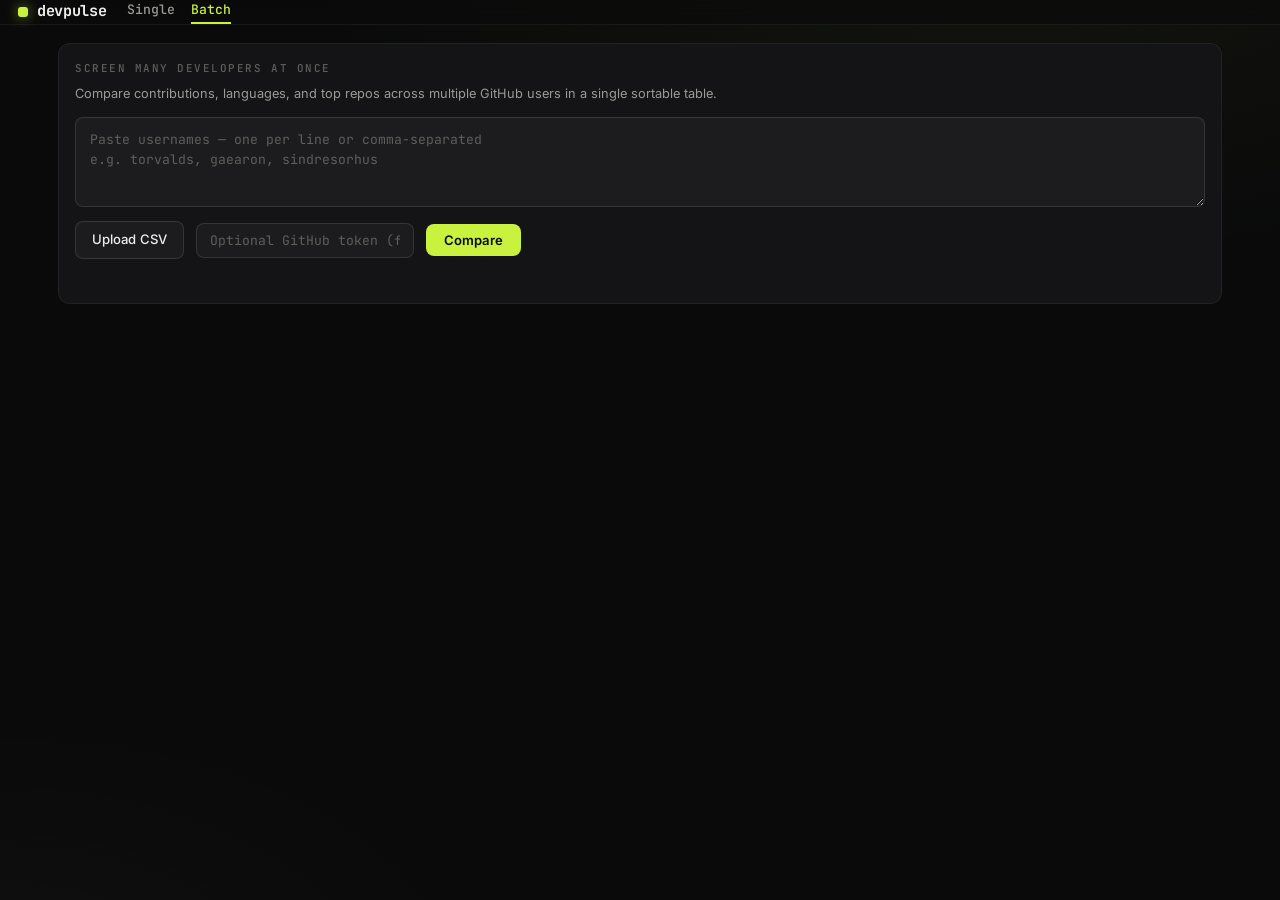
<file: batch.html>
<!DOCTYPE html>
<html lang="en">
<head>
    <meta charset="UTF-8">
    <meta name="viewport" content="width=device-width, initial-scale=1.0">
    <title>DevPulse — batch compare</title>
    <link rel="preconnect" href="https://fonts.googleapis.com">
    <link rel="preconnect" href="https://fonts.gstatic.com" crossorigin>
    <link href="https://fonts.googleapis.com/css2?family=Inter:wght@400;500;600;700&family=JetBrains+Mono:wght@400;500;700&display=swap" rel="stylesheet">
    <link rel="stylesheet" href="style.css">
    <link rel="stylesheet" href="batch.css">
</head>
<body>
<div class="app">

    <header class="topbar">
        <div class="brand">
            <span class="brand-mark"></span>
            <span class="brand-name">devpulse</span>
        </div>
        <nav class="topnav">
            <a href="index.html">Single</a>
            <a href="batch.html" class="is-active">Batch</a>
        </nav>
    </header>

    <main class="batch-main">
        <div class="batch-input panel">
            <div class="panel-h">
                <h1 class="panel-title">Screen many developers at once</h1>
            </div>
            <p class="batch-subtext">Compare contributions, languages, and top repos across multiple GitHub users in a single sortable table.</p>
            <textarea id="usernamesInput" placeholder="Paste usernames — one per line or comma-separated&#10;e.g. torvalds, gaearon, sindresorhus"></textarea>
            <div class="batch-controls">
                <label class="file-label">
                    <input type="file" id="csvInput" accept=".csv,.txt">
                    Upload CSV
                </label>
                <input type="password" id="tokenInput" placeholder="Optional GitHub token (for large batches)">
                <button id="runBatch" class="run-btn">Compare</button>
            </div>
            <div id="progress" class="cmp-progress"></div>
        </div>

        <div id="batchResults"></div>
    </main>

</div>
<script src="batch.js"></script>
</body>
</html>
</file>
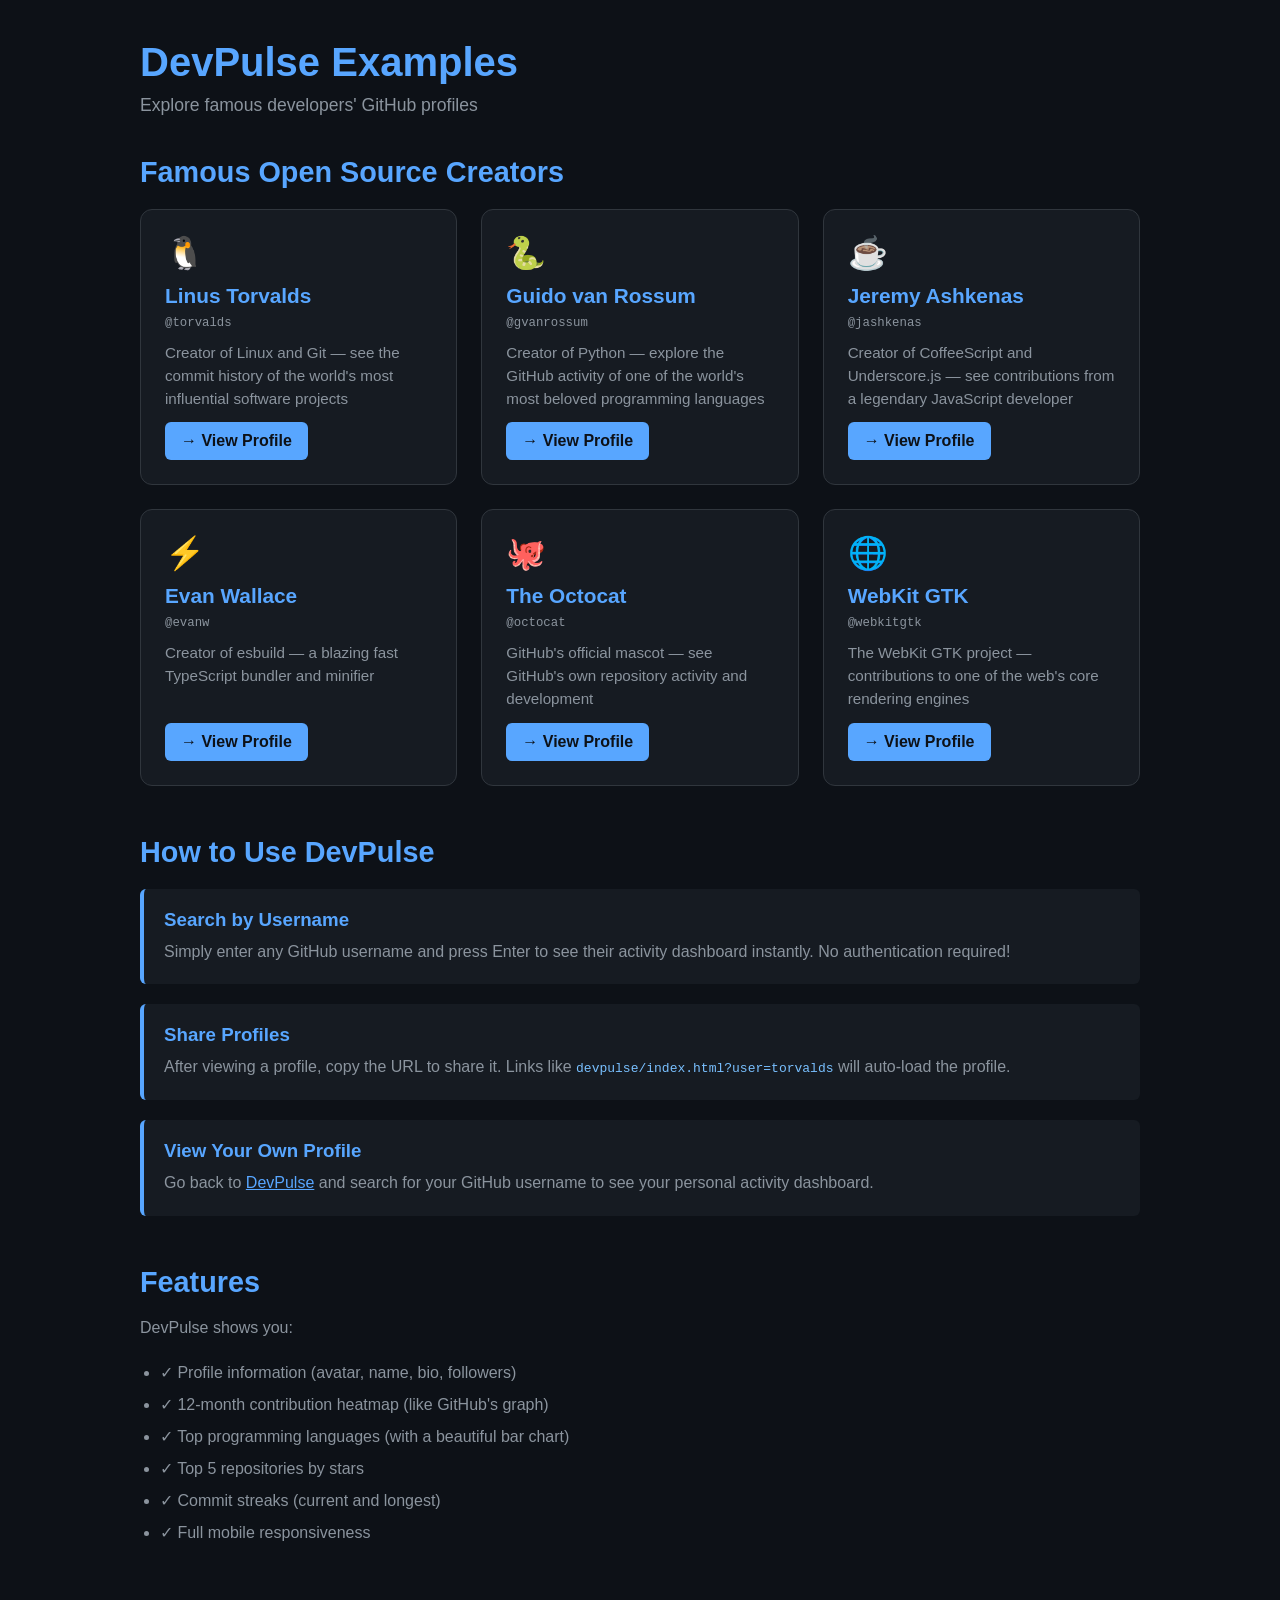
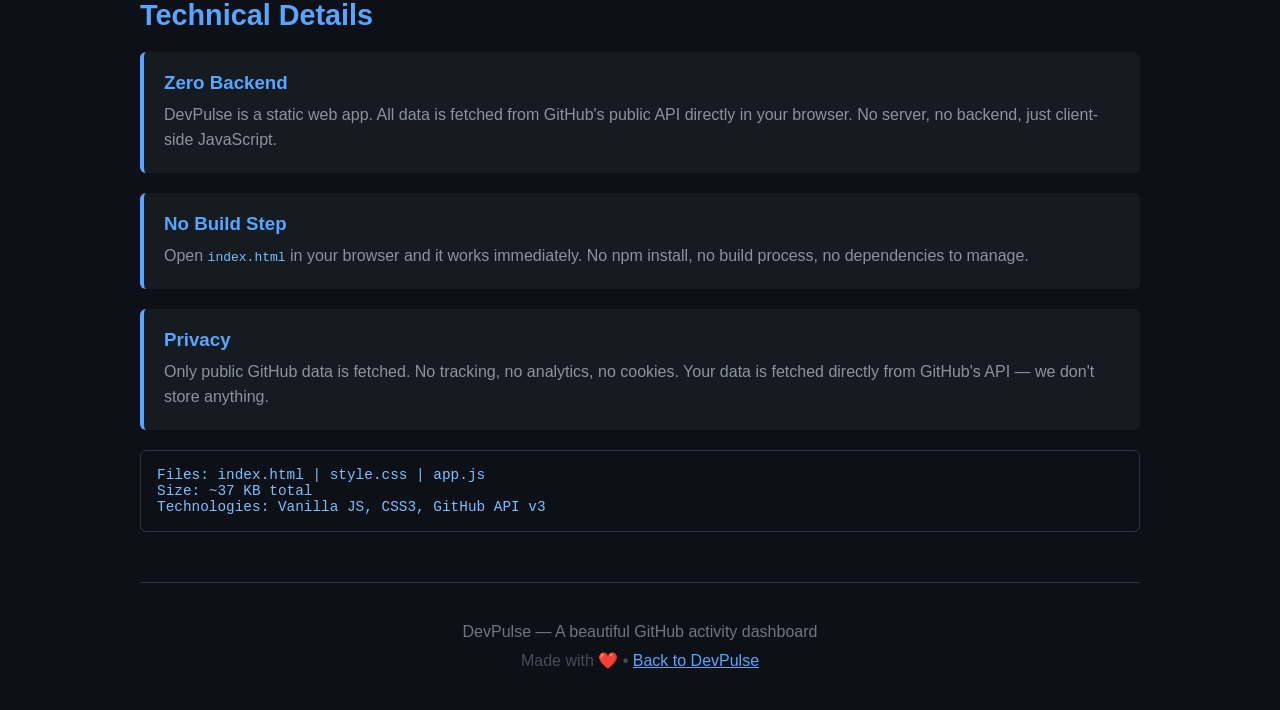
<file: examples.html>
<!DOCTYPE html>
<html lang="en">
<head>
    <meta charset="UTF-8">
    <meta name="viewport" content="width=device-width, initial-scale=1.0">
    <title>DevPulse Examples</title>
    <style>
        * {
            margin: 0;
            padding: 0;
            box-sizing: border-box;
        }

        body {
            background-color: #0d1117;
            color: #e6edf3;
            font-family: -apple-system, BlinkMacSystemFont, 'Segoe UI', Inter, sans-serif;
            padding: 40px 20px;
        }

        .container {
            max-width: 1000px;
            margin: 0 auto;
        }

        h1 {
            color: #58a6ff;
            margin-bottom: 10px;
            font-size: 2.5em;
        }

        .subtitle {
            color: #8b949e;
            margin-bottom: 40px;
            font-size: 1.1em;
        }

        .example-grid {
            display: grid;
            grid-template-columns: repeat(auto-fit, minmax(300px, 1fr));
            gap: 24px;
            margin-bottom: 40px;
        }

        .example-card {
            background-color: #161b22;
            border: 1px solid #30363d;
            border-radius: 12px;
            padding: 24px;
            text-decoration: none;
            color: inherit;
            transition: all 0.2s ease;
            display: flex;
            flex-direction: column;
        }

        .example-card:hover {
            border-color: #58a6ff;
            box-shadow: 0 4px 16px rgba(88, 166, 255, 0.1);
            transform: translateY(-2px);
        }

        .example-icon {
            font-size: 2em;
            margin-bottom: 12px;
        }

        .example-name {
            font-size: 1.3em;
            font-weight: 600;
            color: #58a6ff;
            margin-bottom: 8px;
        }

        .example-username {
            color: #8b949e;
            font-size: 0.95em;
            margin-bottom: 12px;
            font-family: monospace;
        }

        .example-description {
            color: #8b949e;
            font-size: 0.95em;
            line-height: 1.5;
            flex-grow: 1;
            margin-bottom: 12px;
        }

        .example-link {
            display: inline-block;
            padding: 10px 16px;
            background-color: #58a6ff;
            color: #0d1117;
            border-radius: 6px;
            font-weight: 600;
            transition: all 0.2s ease;
            align-self: flex-start;
        }

        .example-link:hover {
            background-color: #79c0ff;
        }

        .section {
            margin-bottom: 50px;
        }

        .section h2 {
            color: #58a6ff;
            margin-bottom: 20px;
            font-size: 1.8em;
        }

        .info-box {
            background-color: #161b22;
            border-left: 4px solid #58a6ff;
            border-radius: 6px;
            padding: 20px;
            margin-bottom: 20px;
        }

        .info-box h3 {
            color: #58a6ff;
            margin-bottom: 8px;
        }

        .info-box p {
            color: #8b949e;
            line-height: 1.6;
        }

        .code-block {
            background-color: #0d1117;
            border: 1px solid #30363d;
            border-radius: 6px;
            padding: 16px;
            font-family: 'Monaco', 'Courier New', monospace;
            font-size: 0.9em;
            overflow-x: auto;
            margin-bottom: 20px;
            color: #79c0ff;
        }

        footer {
            text-align: center;
            color: #6e7681;
            padding-top: 40px;
            border-top: 1px solid #30363d;
        }
    </style>
</head>
<body>
    <div class="container">
        <h1>DevPulse Examples</h1>
        <p class="subtitle">Explore famous developers' GitHub profiles</p>

        <div class="section">
            <h2>Famous Open Source Creators</h2>
            <div class="example-grid">
                <a href="index.html?user=torvalds" class="example-card">
                    <div class="example-icon">🐧</div>
                    <div class="example-name">Linus Torvalds</div>
                    <div class="example-username">@torvalds</div>
                    <div class="example-description">Creator of Linux and Git — see the commit history of the world's most influential software projects</div>
                    <span class="example-link">→ View Profile</span>
                </a>

                <a href="index.html?user=gvanrossum" class="example-card">
                    <div class="example-icon">🐍</div>
                    <div class="example-name">Guido van Rossum</div>
                    <div class="example-username">@gvanrossum</div>
                    <div class="example-description">Creator of Python — explore the GitHub activity of one of the world's most beloved programming languages</div>
                    <span class="example-link">→ View Profile</span>
                </a>

                <a href="index.html?user=jashkenas" class="example-card">
                    <div class="example-icon">☕</div>
                    <div class="example-name">Jeremy Ashkenas</div>
                    <div class="example-username">@jashkenas</div>
                    <div class="example-description">Creator of CoffeeScript and Underscore.js — see contributions from a legendary JavaScript developer</div>
                    <span class="example-link">→ View Profile</span>
                </a>

                <a href="index.html?user=evanw" class="example-card">
                    <div class="example-icon">⚡</div>
                    <div class="example-name">Evan Wallace</div>
                    <div class="example-username">@evanw</div>
                    <div class="example-description">Creator of esbuild — a blazing fast TypeScript bundler and minifier</div>
                    <span class="example-link">→ View Profile</span>
                </a>

                <a href="index.html?user=octocat" class="example-card">
                    <div class="example-icon">🐙</div>
                    <div class="example-name">The Octocat</div>
                    <div class="example-username">@octocat</div>
                    <div class="example-description">GitHub's official mascot — see GitHub's own repository activity and development</div>
                    <span class="example-link">→ View Profile</span>
                </a>

                <a href="index.html?user=webkitgtk" class="example-card">
                    <div class="example-icon">🌐</div>
                    <div class="example-name">WebKit GTK</div>
                    <div class="example-username">@webkitgtk</div>
                    <div class="example-description">The WebKit GTK project — contributions to one of the web's core rendering engines</div>
                    <span class="example-link">→ View Profile</span>
                </a>
            </div>
        </div>

        <div class="section">
            <h2>How to Use DevPulse</h2>

            <div class="info-box">
                <h3>Search by Username</h3>
                <p>Simply enter any GitHub username and press Enter to see their activity dashboard instantly. No authentication required!</p>
            </div>

            <div class="info-box">
                <h3>Share Profiles</h3>
                <p>After viewing a profile, copy the URL to share it. Links like <code style="color: #79c0ff;">devpulse/index.html?user=torvalds</code> will auto-load the profile.</p>
            </div>

            <div class="info-box">
                <h3>View Your Own Profile</h3>
                <p>Go back to <a href="index.html" style="color: #58a6ff;">DevPulse</a> and search for your GitHub username to see your personal activity dashboard.</p>
            </div>
        </div>

        <div class="section">
            <h2>Features</h2>
            <p style="color: #8b949e; margin-bottom: 20px;">DevPulse shows you:</p>
            <ul style="color: #8b949e; margin-left: 20px; line-height: 2;">
                <li>✓ Profile information (avatar, name, bio, followers)</li>
                <li>✓ 12-month contribution heatmap (like GitHub's graph)</li>
                <li>✓ Top programming languages (with a beautiful bar chart)</li>
                <li>✓ Top 5 repositories by stars</li>
                <li>✓ Commit streaks (current and longest)</li>
                <li>✓ Full mobile responsiveness</li>
            </ul>
        </div>

        <div class="section">
            <h2>Technical Details</h2>

            <div class="info-box">
                <h3>Zero Backend</h3>
                <p>DevPulse is a static web app. All data is fetched from GitHub's public API directly in your browser. No server, no backend, just client-side JavaScript.</p>
            </div>

            <div class="info-box">
                <h3>No Build Step</h3>
                <p>Open <code style="color: #79c0ff;">index.html</code> in your browser and it works immediately. No npm install, no build process, no dependencies to manage.</p>
            </div>

            <div class="info-box">
                <h3>Privacy</h3>
                <p>Only public GitHub data is fetched. No tracking, no analytics, no cookies. Your data is fetched directly from GitHub's API — we don't store anything.</p>
            </div>

            <div class="code-block">
Files: index.html | style.css | app.js<br>
Size: ~37 KB total<br>
Technologies: Vanilla JS, CSS3, GitHub API v3<br>
            </div>
        </div>

        <footer>
            <p>DevPulse — A beautiful GitHub activity dashboard</p>
            <p style="margin-top: 10px; color: #464d54;">Made with ❤️ • <a href="index.html" style="color: #58a6ff;">Back to DevPulse</a></p>
        </footer>
    </div>
</body>
</html>
</file>
<file: style.css>
/* ============================================================================
   DevPulse — warm charcoal + lime signal. Editorial / terminal hybrid.
   ============================================================================ */

*, *::before, *::after { margin: 0; padding: 0; box-sizing: border-box; }

:root {
    /* surfaces */
    --bg:         #0a0a0b;
    --surface:    #141416;
    --surface-2:  #1c1c1f;
    --inset:      #202024;

    /* hairlines */
    --line:       rgba(255,255,255,0.06);
    --line-2:     rgba(255,255,255,0.11);

    /* text */
    --text:       #ededeb;
    --text-dim:   #9a9a95;
    --text-faint: #5e5e5a;

    /* signal */
    --accent:     #c9f23f;
    --accent-ink: #0a0a0b;
    --danger:     #ff6b5e;

    --mono: 'JetBrains Mono', ui-monospace, SFMono-Regular, Menlo, monospace;
    --sans: 'Inter', -apple-system, BlinkMacSystemFont, 'Segoe UI', sans-serif;

    --r:   12px;   /* panel radius */
    --r-s: 8px;    /* inner radius */
}

html, body { height: 100%; }

body {
    background: var(--bg);
    color: var(--text);
    font-family: var(--sans);
    font-size: 14px;
    line-height: 1.5;
    overflow: hidden;
    -webkit-font-smoothing: antialiased;
    /* subtle warm vignette + grain-ish radial so the black isn't flat */
    background-image:
        radial-gradient(1200px 600px at 78% -10%, rgba(201,242,63,0.05), transparent 60%),
        radial-gradient(900px 500px at 0% 110%, rgba(255,255,255,0.025), transparent 55%);
}

a { color: inherit; text-decoration: none; }

/* ───────────────────────── App shell ───────────────────────── */

.app {
    display: grid;
    grid-template-rows: 56px 1fr;
    height: 100vh;
    min-height: 0;
}

/* ───────────────────────── Top bar ───────────────────────── */

.topbar {
    display: flex;
    align-items: center;
    gap: 20px;
    padding: 0 18px;
    border-bottom: 1px solid var(--line);
    background: rgba(10,10,11,0.6);
    backdrop-filter: blur(8px);
}

.brand { display: flex; align-items: center; gap: 9px; }

.brand-mark {
    width: 10px; height: 10px; border-radius: 3px;
    background: var(--accent);
    box-shadow: 0 0 14px rgba(201,242,63,0.6);
    animation: pulse 2.4s ease-in-out infinite;
}

.brand-name {
    font-family: var(--mono);
    font-weight: 700;
    font-size: 0.95rem;
    letter-spacing: -0.02em;
}

.search { display: flex; gap: 8px; flex: 1; max-width: 420px; }

.search-input {
    flex: 1;
    padding: 8px 13px;
    background: var(--surface-2);
    border: 1px solid var(--line-2);
    border-radius: var(--r-s);
    color: var(--text);
    font-family: var(--mono);
    font-size: 0.85rem;
    transition: border-color .15s, box-shadow .15s;
}
.search-input::placeholder { color: var(--text-faint); }
.search-input:focus {
    outline: none;
    border-color: var(--accent);
    box-shadow: 0 0 0 3px rgba(201,242,63,0.12);
}

.search-btn {
    padding: 8px 18px;
    background: var(--accent);
    color: var(--accent-ink);
    border: none;
    border-radius: var(--r-s);
    font-family: var(--sans);
    font-weight: 600;
    font-size: 0.82rem;
    cursor: pointer;
    transition: filter .15s, transform .08s;
}
.search-btn:hover { filter: brightness(1.08); }
.search-btn:active { transform: translateY(1px); }

.topbar-meta { margin-left: auto; display: flex; align-items: center; gap: 16px; }
.batch-link {
    font-family: var(--mono); font-size: 0.8rem; color: var(--accent);
    border: 1px solid rgba(201,242,63,0.3); border-radius: var(--r-s);
    padding: 5px 11px; transition: border-color .15s, background .15s;
}
.batch-link:hover { border-color: var(--accent); background: rgba(201,242,63,0.07); }
.topbar-hint { color: var(--text-faint); font-size: 0.8rem; font-family: var(--mono); }
.link-btn {
    background: none; border: none; cursor: pointer;
    color: var(--accent); font-family: var(--mono); font-size: 0.8rem;
    padding: 0; border-bottom: 1px dashed rgba(201,242,63,0.4);
}

/* ───────────────────────── Dashboard grid ───────────────────────── */

.dash-area { min-height: 0; overflow: hidden; }

.dashboard {
    display: grid;
    grid-template-columns: 264px 1fr 248px;
    grid-template-rows: 1fr 1fr;
    gap: 12px;
    padding: 12px;
    height: 100%;
    min-height: 0;
}

.panel {
    background: var(--surface);
    border: 1px solid var(--line);
    border-radius: var(--r);
    padding: 16px;
    min-height: 0;
    display: flex;
    flex-direction: column;
    overflow: hidden;
    animation: rise .4s cubic-bezier(.2,.7,.2,1) both;
}

.panel-h {
    display: flex; align-items: baseline; justify-content: space-between;
    margin-bottom: 14px;
}
.panel-title {
    font-family: var(--mono);
    font-size: 0.68rem;
    font-weight: 500;
    text-transform: uppercase;
    letter-spacing: 0.14em;
    color: var(--text-faint);
}

/* ───────────────────────── Profile (col 1, full height) ───────────────────────── */

.panel-profile { grid-column: 1; grid-row: 1 / 3; }

.profile-top { display: flex; align-items: center; gap: 13px; }
.profile-avatar {
    width: 56px; height: 56px; border-radius: 50%;
    object-fit: cover;
    border: 1px solid var(--line-2);
}
.profile-id { min-width: 0; }
.profile-name {
    font-weight: 700; font-size: 1.02rem; letter-spacing: -0.01em;
    white-space: nowrap; overflow: hidden; text-overflow: ellipsis;
}
.profile-login {
    font-family: var(--mono); font-size: 0.78rem; color: var(--text-dim);
    white-space: nowrap; overflow: hidden; text-overflow: ellipsis;
}
.profile-bio {
    font-size: 0.82rem; color: var(--text-dim); line-height: 1.45;
    margin-top: 14px;
    display: -webkit-box; -webkit-line-clamp: 3; -webkit-box-orient: vertical; overflow: hidden;
}

.profile-stats {
    display: grid; grid-template-columns: 1fr 1fr; gap: 8px;
    margin-top: 16px;
}
.mini {
    background: var(--surface-2);
    border: 1px solid var(--line);
    border-radius: var(--r-s);
    padding: 10px 12px;
}
.mini-val { font-family: var(--mono); font-weight: 700; font-size: 1.05rem; letter-spacing: -0.02em; }
.mini-label { font-size: 0.68rem; color: var(--text-faint); text-transform: uppercase; letter-spacing: 0.08em; margin-top: 3px; }

.profile-link {
    margin-top: 14px;
    display: flex; align-items: center; justify-content: space-between;
    padding: 10px 13px;
    background: var(--surface-2);
    border: 1px solid var(--line);
    border-radius: var(--r-s);
    font-family: var(--mono); font-size: 0.78rem; color: var(--text-dim);
    transition: border-color .15s, color .15s;
}
.profile-link:hover { border-color: var(--line-2); color: var(--text); }
.profile-link .arrow { color: var(--accent); }

/* streak strip pinned to bottom */
.streak-strip { margin-top: auto; padding-top: 14px; display: flex; gap: 8px; }
.streak {
    flex: 1;
    background: var(--surface-2);
    border: 1px solid var(--line);
    border-radius: var(--r-s);
    padding: 11px 12px;
    position: relative;
    overflow: hidden;
}
.streak.is-live { border-color: rgba(201,242,63,0.35); }
.streak.is-live::before {
    content: ''; position: absolute; left: 0; top: 0; bottom: 0; width: 2px;
    background: var(--accent);
}
.streak-val { font-family: var(--mono); font-weight: 700; font-size: 1.3rem; line-height: 1; }
.streak.is-live .streak-val { color: var(--accent); }
.streak-unit { font-size: 0.72rem; color: var(--text-faint); }
.streak-label { font-size: 0.68rem; color: var(--text-faint); text-transform: uppercase; letter-spacing: 0.08em; margin-top: 5px; }

/* ───────────────────────── Heatmap (col 2, row 1) ───────────────────────── */

.panel-heatmap { grid-column: 2; grid-row: 1; }

.legend { display: flex; align-items: center; gap: 6px; font-size: 0.68rem; color: var(--text-faint); font-family: var(--mono); }
.legend-cells { display: flex; gap: 3px; }
.legend .cell { width: 11px; height: 11px; border-radius: 2px; }

.heatmap-headline { display: flex; align-items: baseline; gap: 8px; margin-bottom: 14px; }
.heatmap-big { font-family: var(--mono); font-weight: 700; font-size: 1.7rem; letter-spacing: -0.03em; }
.heatmap-sub { font-size: 0.8rem; color: var(--text-dim); }

.heatmap-body { flex: 1; display: flex; align-items: center; min-height: 0; overflow-x: auto; overflow-y: hidden; }

/* calendar = weekday gutter + (month labels over grid) */
.cal { display: flex; gap: 7px; }
.cal-weekdays {
    display: flex; flex-direction: column; gap: 3px;
    padding-top: 18px; /* clear the month label row */
    font-family: var(--mono); font-size: 0.6rem; color: var(--text-faint);
}
.cal-weekdays span { height: 11px; line-height: 11px; }
.cal-main { display: inline-block; }
.cal-months {
    position: relative; height: 15px; margin-bottom: 3px;
    font-family: var(--mono); font-size: 0.62rem; color: var(--text-faint);
}
.cal-months span { position: absolute; top: 0; }
.cal-grid { display: inline-flex; gap: 3px; }
.heatmap-week { display: flex; flex-direction: column; gap: 3px; }
.cell {
    width: 11px; height: 11px; border-radius: 2px;
    background: var(--inset);
    transition: transform .12s;
}
.cell:hover { transform: scale(1.5); }
.cell.empty { background: transparent; }
.cell[data-l="1"] { background: rgba(201,242,63,0.24); }
.cell[data-l="2"] { background: rgba(201,242,63,0.45); }
.cell[data-l="3"] { background: rgba(201,242,63,0.7); }
.cell[data-l="4"] { background: var(--accent); }

/* ───────────────────────── Languages (col 3, row 1) ───────────────────────── */

.panel-languages { grid-column: 3; grid-row: 1; }
.chart-wrap { flex: 1; position: relative; min-height: 0; }

/* ───────────────────────── Repos (col 2, row 2) ───────────────────────── */

.panel-repos { grid-column: 2; grid-row: 2; }
.repos { display: flex; flex-direction: column; gap: 6px; overflow-y: auto; flex: 1; min-height: 0; padding-right: 2px; }
.repo {
    display: flex; align-items: center; gap: 11px;
    padding: 9px 12px;
    background: var(--surface-2);
    border: 1px solid var(--line);
    border-radius: var(--r-s);
    transition: border-color .15s, background .15s;
    min-width: 0;
}
.repo:hover { border-color: var(--line-2); background: var(--inset); }
.dot { width: 8px; height: 8px; border-radius: 50%; flex-shrink: 0; }
.repo-name {
    font-family: var(--mono); font-weight: 500; font-size: 0.83rem; color: var(--text);
    white-space: nowrap; overflow: hidden; text-overflow: ellipsis; flex-shrink: 0; max-width: 38%;
}
.repo-desc {
    font-size: 0.78rem; color: var(--text-faint);
    white-space: nowrap; overflow: hidden; text-overflow: ellipsis; flex: 1; min-width: 0;
}
.repo-stars { font-family: var(--mono); font-size: 0.76rem; color: var(--text-dim); white-space: nowrap; flex-shrink: 0; }
.repo-stars .star { color: var(--accent); }

/* ───────────────────────── Key stats (col 3, row 2) ───────────────────────── */

.panel-stats { grid-column: 3; grid-row: 2; }
.stat-grid { flex: 1; display: grid; grid-template-columns: 1fr 1fr; grid-template-rows: 1fr 1fr; gap: 8px; min-height: 0; }
.stat-cell {
    background: var(--surface-2);
    border: 1px solid var(--line);
    border-radius: var(--r-s);
    padding: 12px;
    display: flex; flex-direction: column; justify-content: center;
}
.stat-cell .v { font-family: var(--mono); font-weight: 700; font-size: 1.35rem; letter-spacing: -0.03em; line-height: 1; }
.stat-cell .v .u { font-size: 0.72rem; color: var(--text-faint); font-weight: 400; margin-left: 3px; }
.stat-cell .k { font-size: 0.68rem; color: var(--text-faint); text-transform: uppercase; letter-spacing: 0.07em; margin-top: 7px; }
.stat-cell.accent .v { color: var(--accent); }

/* ───────────────────────── States ───────────────────────── */

.center-state {
    height: 100%; display: flex; flex-direction: column; align-items: center; justify-content: center; gap: 14px; padding: 24px;
}
.cs-mark { width: 14px; height: 14px; border-radius: 4px; background: var(--accent); box-shadow: 0 0 22px rgba(201,242,63,0.5); animation: pulse 2.4s ease-in-out infinite; }
.cs-title { font-family: var(--mono); font-size: 0.95rem; }
.cs-text { color: var(--text-dim); font-size: 0.85rem; text-align: center; max-width: 320px; }
.cs-text.err { color: var(--danger); }
.cs-btn {
    margin-top: 4px; padding: 8px 18px; background: var(--surface-2);
    border: 1px solid var(--line-2); border-radius: var(--r-s);
    color: var(--text); font-family: var(--mono); font-size: 0.8rem; cursor: pointer; transition: border-color .15s;
}
.cs-btn:hover { border-color: var(--accent); }

.panel-empty { flex: 1; display: flex; align-items: center; justify-content: center; color: var(--text-faint); font-family: var(--mono); font-size: 0.78rem; }

/* skeleton */
.skel { background: var(--surface); border: 1px solid var(--line); border-radius: var(--r); overflow: hidden; position: relative; }
.skel::after {
    content: ''; position: absolute; inset: 0;
    background: linear-gradient(100deg, transparent 20%, rgba(255,255,255,0.04) 50%, transparent 80%);
    background-size: 200% 100%;
    animation: shimmer 1.3s infinite;
}
.skel.s-profile { grid-column: 1; grid-row: 1 / 3; }
.skel.s-heat { grid-column: 2; grid-row: 1; }
.skel.s-lang { grid-column: 3; grid-row: 1; }
.skel.s-repo { grid-column: 2; grid-row: 2; }
.skel.s-stat { grid-column: 3; grid-row: 2; }

/* ───────────────────────── Animations ───────────────────────── */

@keyframes pulse { 0%,100% { opacity: 1; transform: scale(1); } 50% { opacity: 0.45; transform: scale(0.82); } }
@keyframes rise { from { opacity: 0; transform: translateY(8px); } to { opacity: 1; transform: translateY(0); } }
@keyframes shimmer { 0% { background-position: 200% 0; } 100% { background-position: -200% 0; } }

/* scrollbars */
.repos::-webkit-scrollbar, .heatmap-body::-webkit-scrollbar { height: 6px; width: 6px; }
.repos::-webkit-scrollbar-thumb, .heatmap-body::-webkit-scrollbar-thumb { background: var(--line-2); border-radius: 3px; }

/* ───────────────────────── Responsive ───────────────────────── */

@media (max-width: 940px) {
    body { overflow: auto; }
    .app { grid-template-rows: 56px auto; height: auto; }
    .dash-area { overflow: visible; }
    .dashboard { grid-template-columns: 1fr 1fr; grid-template-rows: auto; height: auto; }
    .panel-profile { grid-column: 1 / 3; grid-row: auto; }
    .panel-heatmap { grid-column: 1 / 3; }
    .panel-languages { grid-column: 1; }
    .panel-stats { grid-column: 2; }
    .panel-repos { grid-column: 1 / 3; }
    .chart-wrap { height: 200px; }
    .streak-strip { margin-top: 16px; }
}

@media (max-width: 580px) {
    .topbar { flex-wrap: wrap; gap: 10px; }
    .topbar-meta { display: none; }
    .dashboard { grid-template-columns: 1fr; }
    .panel-profile, .panel-heatmap, .panel-languages, .panel-stats, .panel-repos { grid-column: 1; }
    .repo-name { max-width: 50%; }
}
</file>
<file: batch.css>
/* ============================================================================
   DevPulse Batch — table compare view. Extends style.css with batch-specific
   styles for multi-user screening and sortable table display.
   ============================================================================ */

body {
    overflow: auto !important;
}

.app {
    height: auto;
    display: block;
}

/* ───────────────────────── Top navigation ───────────────────────── */

.topnav {
    display: flex;
    gap: 16px;
    flex: 1;
}

.topnav a {
    font-family: var(--mono);
    font-size: 0.82rem;
    font-weight: 500;
    color: var(--text-dim);
    text-decoration: none;
    padding-bottom: 2px;
    border-bottom: 2px solid transparent;
    transition: color .15s, border-color .15s;
}

.topnav a:hover {
    color: var(--text);
}

.topnav a.is-active {
    color: var(--accent);
    border-bottom-color: var(--accent);
}

/* ───────────────────────── Batch main layout ───────────────────────── */

.batch-main {
    padding: 18px;
    max-width: 1200px;
    margin: 0 auto;
}

/* ───────────────────────── Input panel ───────────────────────── */

.batch-input {
    margin-bottom: 20px;
}

.batch-input .panel-h {
    margin-bottom: 8px;
}

.batch-subtext {
    font-size: 0.8rem;
    color: var(--text-dim);
    margin-bottom: 14px;
    line-height: 1.5;
}

.batch-input textarea {
    width: 100%;
    min-height: 90px;
    padding: 12px 14px;
    background: var(--surface-2);
    border: 1px solid var(--line-2);
    border-radius: var(--r-s);
    color: var(--text);
    font-family: var(--mono);
    font-size: 0.82rem;
    line-height: 1.5;
    resize: vertical;
    transition: border-color .15s, box-shadow .15s;
}

.batch-input textarea::placeholder {
    color: var(--text-faint);
}

.batch-input textarea:focus {
    outline: none;
    border-color: var(--accent);
    box-shadow: 0 0 0 3px rgba(201, 242, 63, 0.12);
}

.batch-controls {
    display: flex;
    gap: 12px;
    flex-wrap: wrap;
    margin-top: 14px;
    align-items: center;
}

.file-label {
    position: relative;
    display: inline-flex;
    align-items: center;
    padding: 8px 16px;
    background: var(--surface-2);
    border: 1px solid var(--line-2);
    border-radius: var(--r-s);
    color: var(--text);
    font-family: var(--sans);
    font-weight: 500;
    font-size: 0.82rem;
    cursor: pointer;
    transition: border-color .15s, background .15s;
}

.file-label:hover {
    border-color: var(--line);
    background: var(--inset);
}

.file-label input[type="file"] {
    position: absolute;
    opacity: 0;
    width: 0;
    height: 0;
    pointer-events: none;
}

#tokenInput {
    padding: 8px 13px;
    background: var(--surface-2);
    border: 1px solid var(--line-2);
    border-radius: var(--r-s);
    color: var(--text);
    font-family: var(--mono);
    font-size: 0.82rem;
    transition: border-color .15s, box-shadow .15s;
}

#tokenInput::placeholder {
    color: var(--text-faint);
}

#tokenInput:focus {
    outline: none;
    border-color: var(--accent);
    box-shadow: 0 0 0 3px rgba(201, 242, 63, 0.12);
}

.run-btn {
    padding: 8px 18px;
    background: var(--accent);
    color: var(--accent-ink);
    border: none;
    border-radius: var(--r-s);
    font-family: var(--sans);
    font-weight: 600;
    font-size: 0.82rem;
    cursor: pointer;
    transition: filter .15s, transform .08s;
}

.run-btn:hover {
    filter: brightness(1.08);
}

.run-btn:active {
    transform: translateY(1px);
}

.cmp-progress {
    font-family: var(--mono);
    font-size: 0.78rem;
    color: var(--text-dim);
    margin-top: 10px;
    min-height: 18px;
}

/* ───────────────────────── Results container ───────────────────────── */

#batchResults {
    overflow-x: auto;
    -webkit-overflow-scrolling: touch;
}

/* ───────────────────────── Banner ───────────────────────── */

.cmp-banner {
    background: rgba(201, 242, 63, 0.06);
    border: 1px solid var(--line-2);
    border-radius: var(--r-s);
    padding: 10px 14px;
    margin-bottom: 12px;
    font-size: 0.8rem;
    color: var(--text-dim);
    font-family: var(--mono);
}

/* ───────────────────────── Table styling ───────────────────────── */

.cmp-table {
    width: 100%;
    border-collapse: separate;
    border-spacing: 0;
    font-size: 0.85rem;
}

.cmp-table thead {
    position: sticky;
    top: 0;
    z-index: 10;
    background: var(--surface);
}

.cmp-table thead th {
    padding: 11px 12px;
    text-align: left;
    vertical-align: middle;
    border-bottom: 1px solid var(--line-2);
    font-family: var(--mono);
    font-size: 0.68rem;
    font-weight: 500;
    text-transform: uppercase;
    letter-spacing: 0.14em;
    color: var(--text-faint);
    white-space: nowrap;
}

.cmp-table th.sortable {
    cursor: pointer;
    user-select: none;
    transition: color .15s;
}

.cmp-table th.sortable:hover {
    color: var(--text);
}

.sort-ind {
    color: var(--accent);
    margin-left: 4px;
    font-size: 0.7em;
}

.cmp-table tbody tr {
    border-bottom: 1px solid var(--line);
    transition: background .15s;
}

.cmp-table tbody tr:hover {
    background: var(--surface-2);
}

.cmp-table tbody td {
    padding: 10px 12px;
    vertical-align: middle;
}

/* ───────────────────────── Row index ───────────────────────── */

.cmp-idx {
    font-family: var(--mono);
    color: var(--text-faint);
    font-size: 0.8rem;
}

/* ───────────────────────── Candidate (name) cell ───────────────────────── */

.cmp-cand {
    display: flex;
    align-items: center;
    gap: 10px;
    color: inherit;
    text-decoration: none;
    min-width: 0;
    transition: color .15s;
}

.cmp-table tbody tr:hover .cmp-cand {
    color: var(--accent);
}

.cmp-avatar {
    width: 30px;
    height: 30px;
    border-radius: 50%;
    border: 1px solid var(--line-2);
    flex-shrink: 0;
    object-fit: cover;
}

.cmp-id {
    display: flex;
    flex-direction: column;
    min-width: 0;
}

.cmp-name {
    font-weight: 600;
    font-size: 0.86rem;
    white-space: nowrap;
    overflow: hidden;
    text-overflow: ellipsis;
}

.cmp-login {
    font-family: var(--mono);
    font-size: 0.72rem;
    color: var(--text-dim);
}

/* ───────────────────────── Numeric cells ───────────────────────── */

.cmp-num {
    font-family: var(--mono);
    font-size: 0.86rem;
    color: var(--text);
    white-space: nowrap;
    text-align: right;
}

/* ───────────────────────── Heatmap spark (contribution chart) ───────────────────────── */

.cmp-spark {
    display: flex;
    gap: 2px;
    align-items: flex-start;
    flex-wrap: nowrap;
}

.cmp-spark .cmp-week {
    display: flex;
    flex-direction: column;
    gap: 2px;
}

.cmp-cell {
    width: 7px;
    height: 7px;
    border-radius: 1px;
    background: var(--inset);
    flex-shrink: 0;
}

.cmp-cell.cmp-empty {
    background: transparent;
}

.cmp-cell[data-l="1"] {
    background: rgba(201, 242, 63, 0.24);
}

.cmp-cell[data-l="2"] {
    background: rgba(201, 242, 63, 0.45);
}

.cmp-cell[data-l="3"] {
    background: rgba(201, 242, 63, 0.7);
}

.cmp-cell[data-l="4"] {
    background: var(--accent);
}

/* ───────────────────────── Top repo ───────────────────────── */

.cmp-toprepo {
    display: inline-flex;
    align-items: center;
    gap: 6px;
    color: var(--accent);
    text-decoration: none;
    font-family: var(--mono);
    font-size: 0.8rem;
    white-space: nowrap;
    transition: text-decoration .15s;
}

.cmp-toprepo:hover {
    text-decoration: underline;
}

.cmp-toprepo .dot {
    width: 8px;
    height: 8px;
    border-radius: 50%;
    flex-shrink: 0;
}

/* ───────────────────────── Languages ───────────────────────── */

.cmp-langs {
    display: flex;
    gap: 10px;
    flex-wrap: wrap;
}

.cmp-lang {
    display: inline-flex;
    align-items: center;
    gap: 5px;
    font-size: 0.76rem;
    color: var(--text-dim);
    font-family: var(--mono);
}

/* ───────────────────────── Status cells ───────────────────────── */

.cmp-muted {
    color: var(--text-faint);
}

.cmp-err {
    color: var(--danger);
    font-family: var(--mono);
    font-size: 0.78rem;
}

/* ───────────────────────── Scrollbars ───────────────────────── */

#batchResults::-webkit-scrollbar {
    height: 6px;
    width: 6px;
}

#batchResults::-webkit-scrollbar-thumb {
    background: var(--line-2);
    border-radius: 3px;
}

#batchResults::-webkit-scrollbar-track {
    background: transparent;
}

/* ───────────────────────── Responsive ───────────────────────── */

@media (max-width: 720px) {
    .batch-main {
        padding: 12px;
    }

    .batch-input {
        padding: 12px;
    }

    .batch-controls {
        gap: 8px;
    }

    .file-label,
    #tokenInput,
    .run-btn {
        flex: 1;
        min-width: 120px;
    }

    .cmp-table thead th,
    .cmp-table tbody td {
        padding: 8px 10px;
    }

    .cmp-table thead th {
        font-size: 0.65rem;
    }

    .cmp-table tbody td {
        font-size: 0.8rem;
    }

    .cmp-avatar {
        width: 26px;
        height: 26px;
    }

    .cmp-name {
        font-size: 0.8rem;
    }

    .cmp-login {
        font-size: 0.65rem;
    }

    .cmp-num {
        font-size: 0.8rem;
    }

    #batchResults {
        overflow-x: auto;
    }
}
</file>
